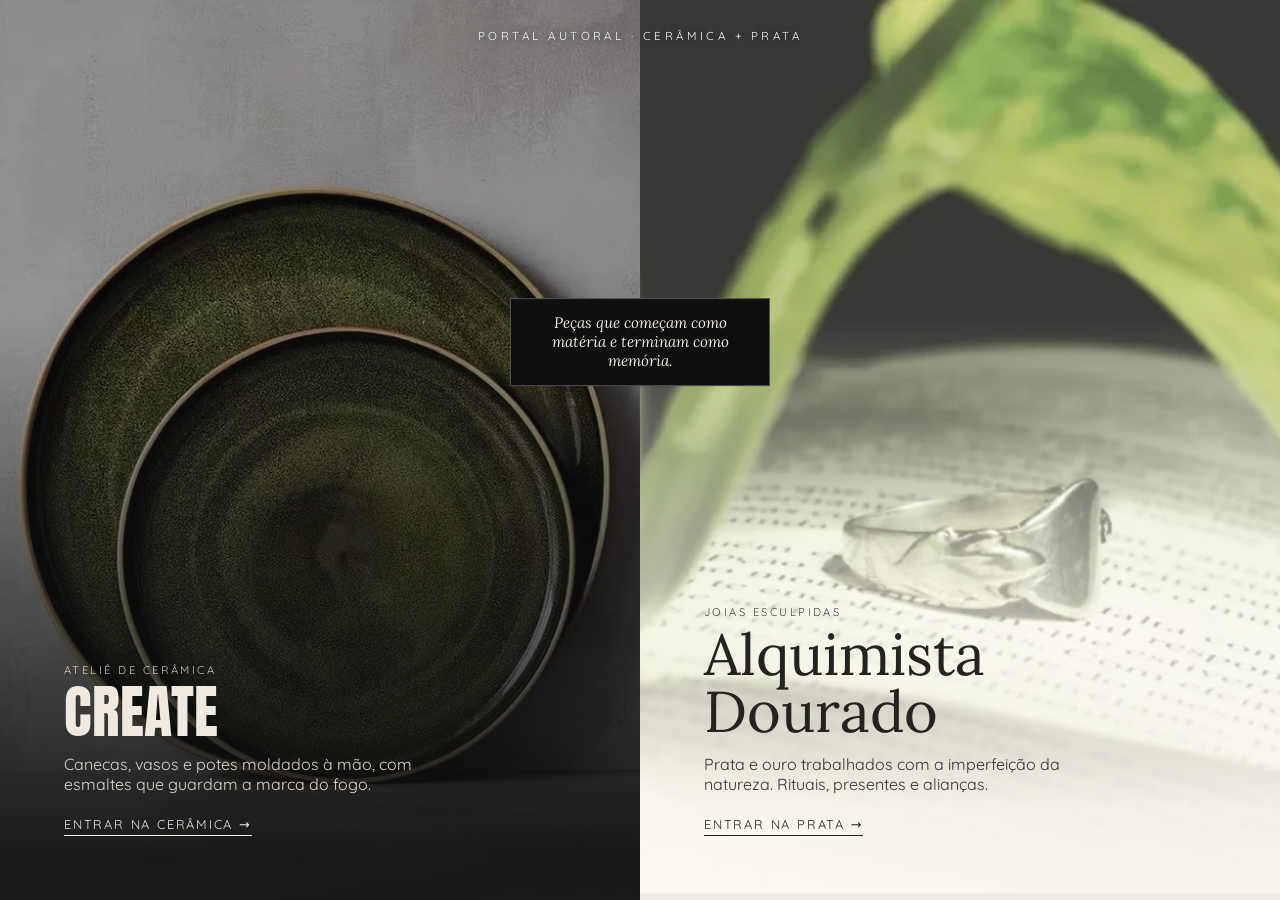
<file: index.html>
<!doctype html>
<html lang="pt-BR">
<head>
<meta charset="utf-8">
<meta name="viewport" content="width=device-width,initial-scale=1">
<title>CREATE Ceramic Studio + Alquimista Dourado</title>
<meta name="description" content="Cerâmica e prata feitas à mão. Duas marcas, um mesmo cuidado: peças que começam como matéria e terminam como memória.">
<link rel="stylesheet" href="https://fonts.googleapis.com/css2?family=Anton&family=Lora:ital@0;1&family=Quicksand:wght@400;600&display=swap">
<style>
*{box-sizing:border-box;margin:0}
body{font-family:'Quicksand',system-ui,sans-serif;min-height:100svh;display:flex;flex-direction:column;background:#111;color:#fff}
header{position:absolute;top:0;left:0;right:0;z-index:2;text-align:center;padding:28px 16px;letter-spacing:.3em;font-size:.72rem;text-transform:uppercase;color:#fff;text-shadow:0 1px 8px #0009}
.split{flex:1;display:grid;grid-template-columns:1fr 1fr;position:relative}
.door{position:relative;display:flex;flex-direction:column;justify-content:flex-end;padding:clamp(24px,5vw,72px);text-decoration:none;overflow:hidden;min-height:50svh}
.door img{position:absolute;inset:0;width:100%;height:100%;object-fit:cover;transition:transform .8s}
.door:hover img{transform:scale(1.05)}
.door:after{content:"";position:absolute;inset:0}
.door>*:not(img){position:relative;z-index:1}
.c{background:#0f0f0f;color:#efe9df}.c:after{background:linear-gradient(to top,#0f0f0fee 5%,#0f0f0f55 65%)}
.p{background:#fbf8f1;color:#25231e}.p:after{background:linear-gradient(to top,#fbf8f1f2 10%,#fbf8f133 65%)}
.door small{letter-spacing:.22em;text-transform:uppercase;font-size:.7rem;opacity:.85}
.door h2{font-size:clamp(2rem,4.5vw,3.6rem);line-height:1;margin:.4rem 0 .8rem}
.c h2{font-family:'Anton',sans-serif;font-weight:400;text-transform:uppercase}
.p h2{font-family:'Lora',serif;font-weight:400}
.door p{max-width:36ch;margin-bottom:1.4rem;opacity:.92}
.go{font-size:.8rem;letter-spacing:.14em;text-transform:uppercase;border-bottom:1px solid currentColor;align-self:flex-start;padding-bottom:3px}
.tag{position:absolute;left:50%;top:38%;transform:translate(-50%,-50%);z-index:3;background:#0f0f0f;color:#efe9df;border:1px solid #fff4;padding:.9rem 1.4rem;text-align:center;font-family:'Lora',serif;font-style:italic;max-width:260px;font-size:.95rem}
@media(max-width:760px){.split{grid-template-columns:1fr}.tag{display:none}}
</style>
</head>
<body>
<header>Portal autoral · cerâmica + prata</header>
<main class="split">
  <a class="door c" href="ceramica.html">
    <img src="img/vaso-noite.webp" alt="Pratos de cerâmica com esmalte verde musgo" fetchpriority="high">
    <small>Ateliê de cerâmica</small>
    <h2>CREATE</h2>
    <p>Canecas, vasos e potes moldados à mão, com esmaltes que guardam a marca do fogo.</p>
    <span class="go">Entrar na cerâmica →</span>
  </a>
  <a class="door p" href="prata.html">
    <img src="img/anel-livro.webp" alt="Anel de prata sobre livro aberto, entre folhas">
    <small>Joias esculpidas</small>
    <h2>Alquimista Dourado</h2>
    <p>Prata e ouro trabalhados com a imperfeição da natureza. Rituais, presentes e alianças.</p>
    <span class="go">Entrar na prata →</span>
  </a>
  <div class="tag">Peças que começam como matéria e terminam como memória.</div>
</main>
</body>
</html>
</file>
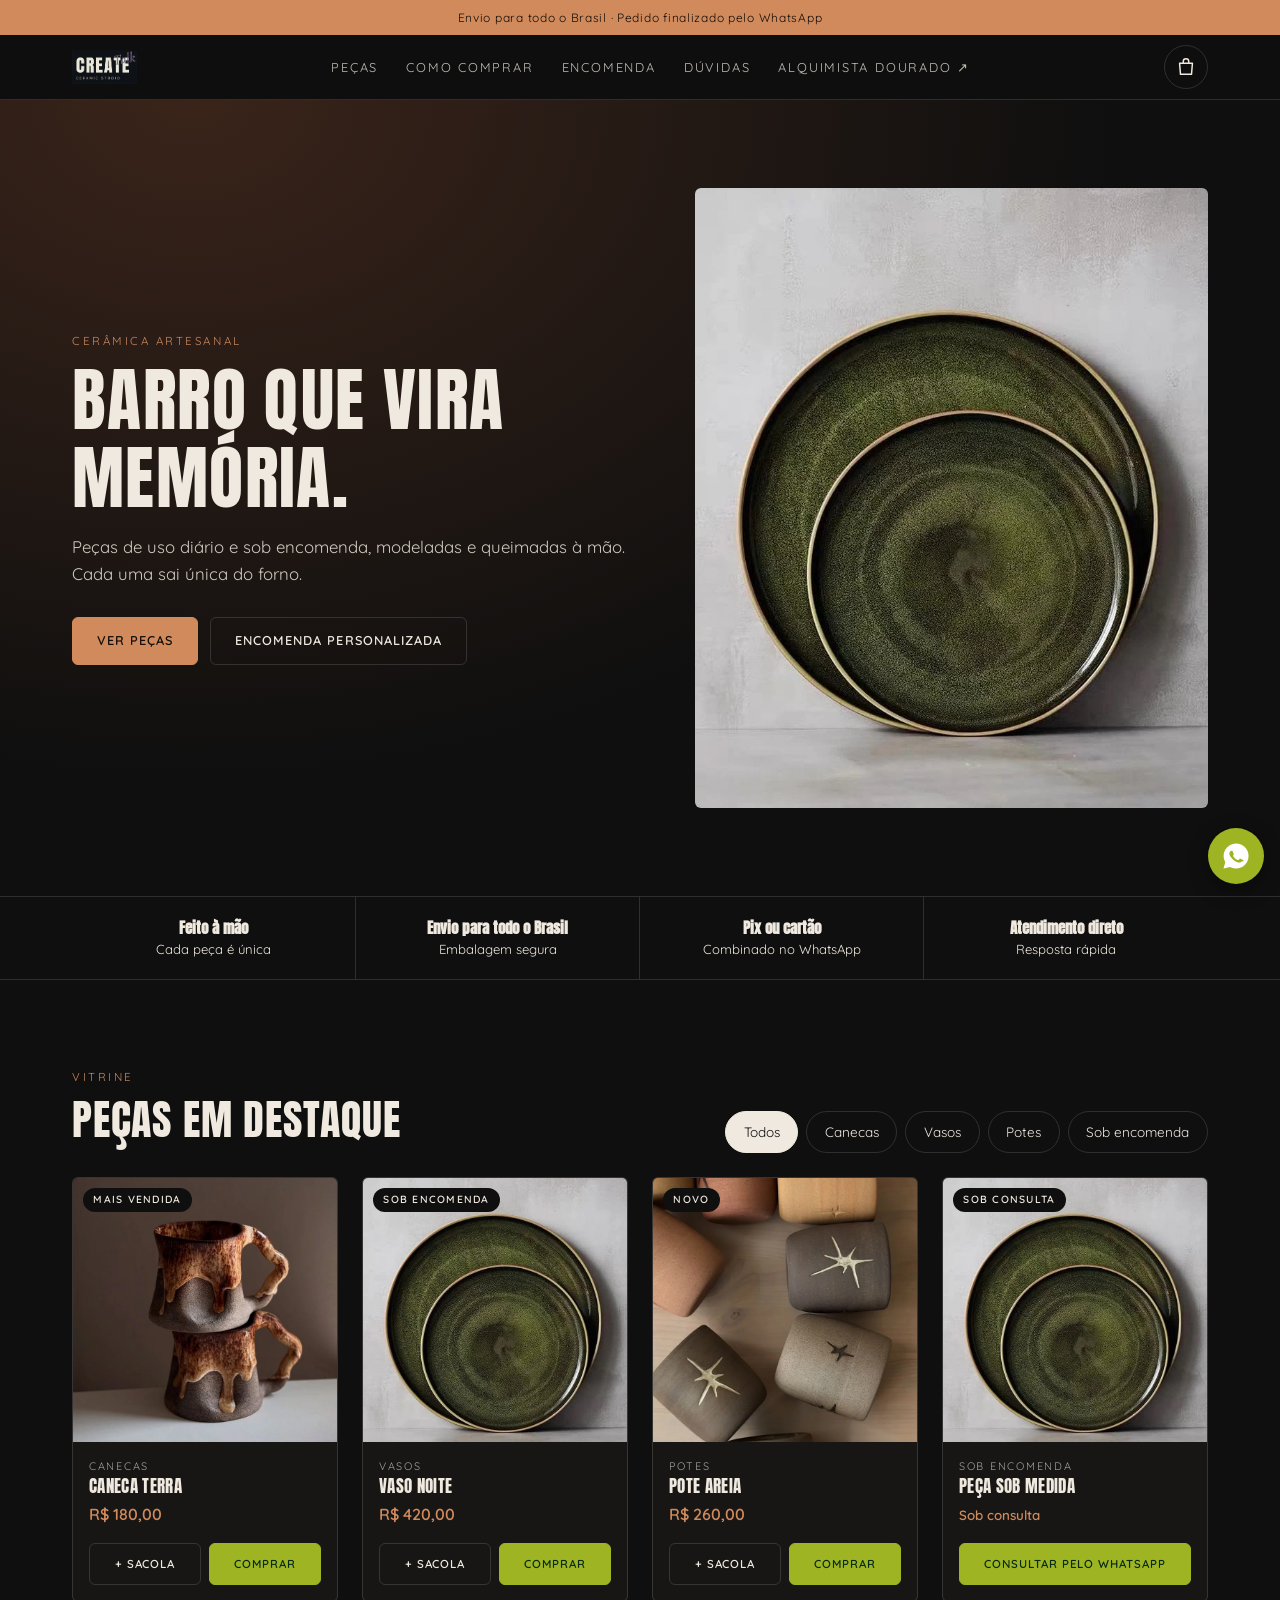
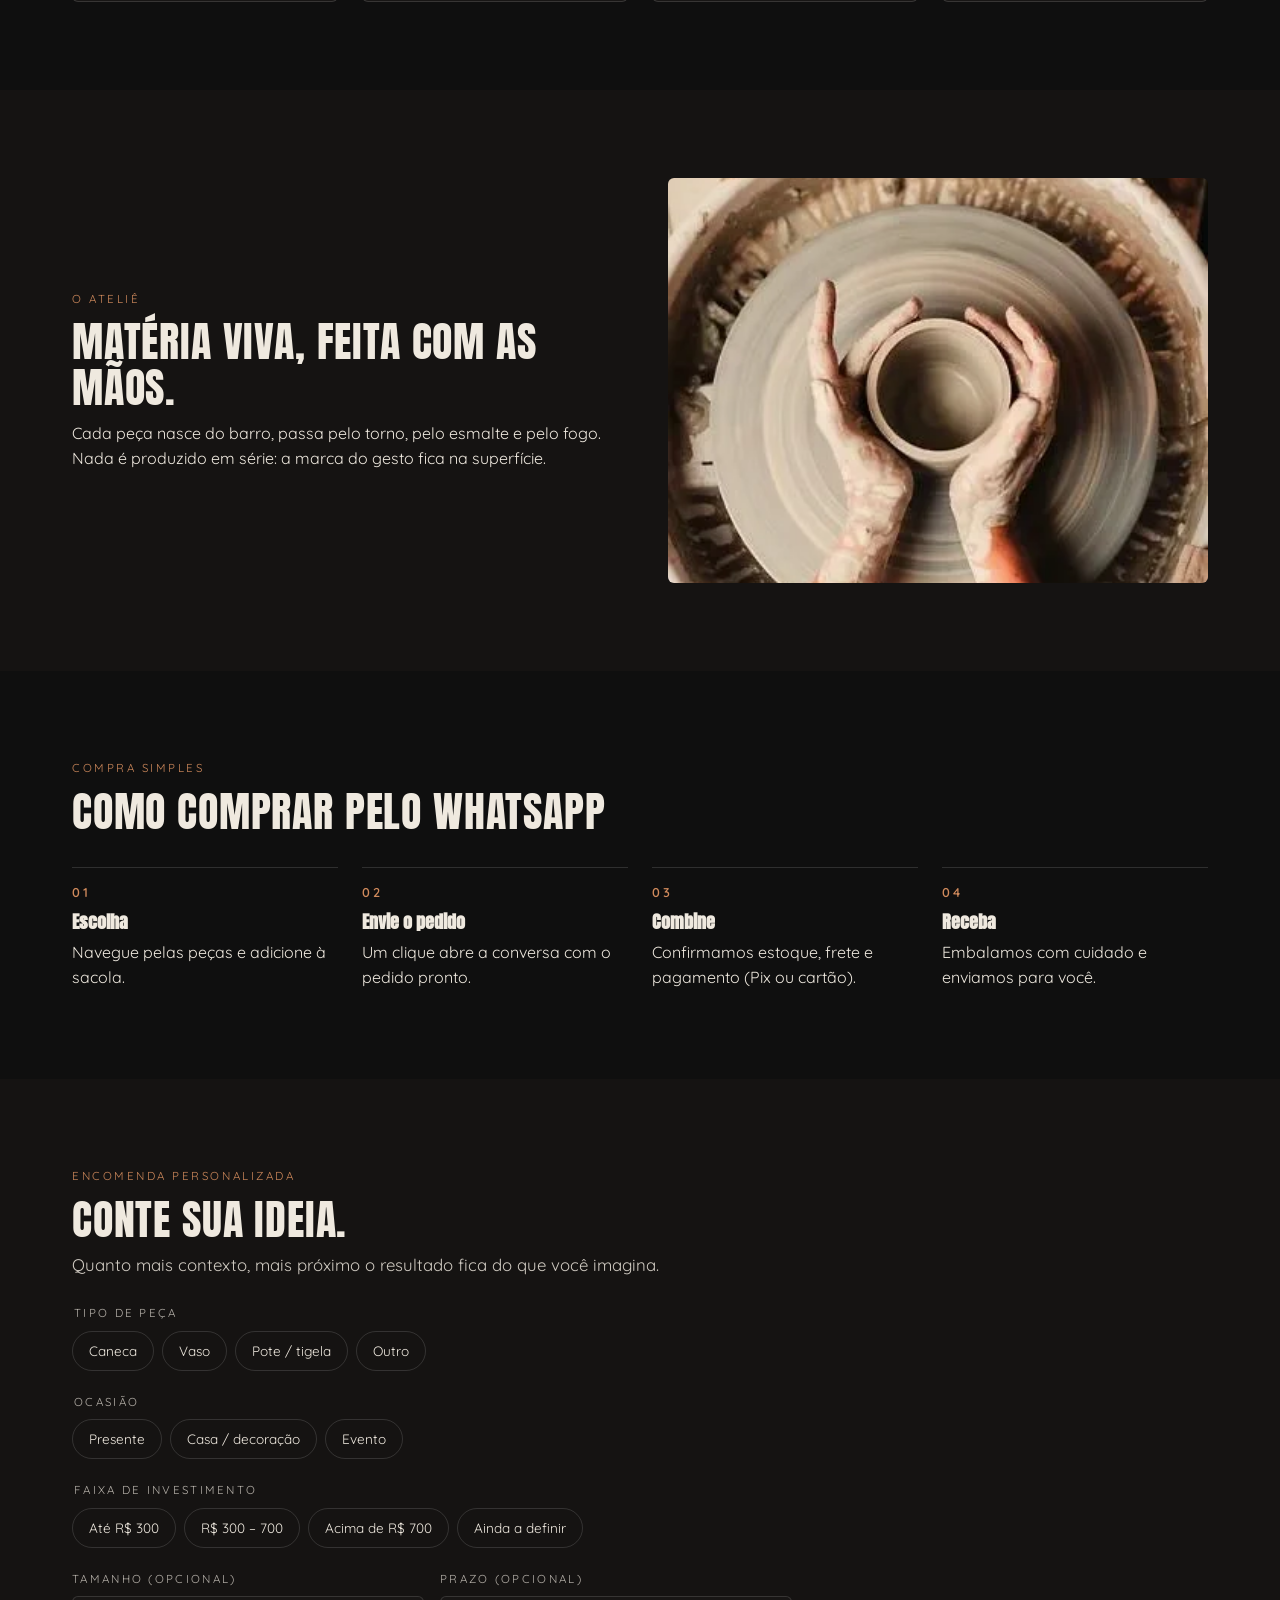
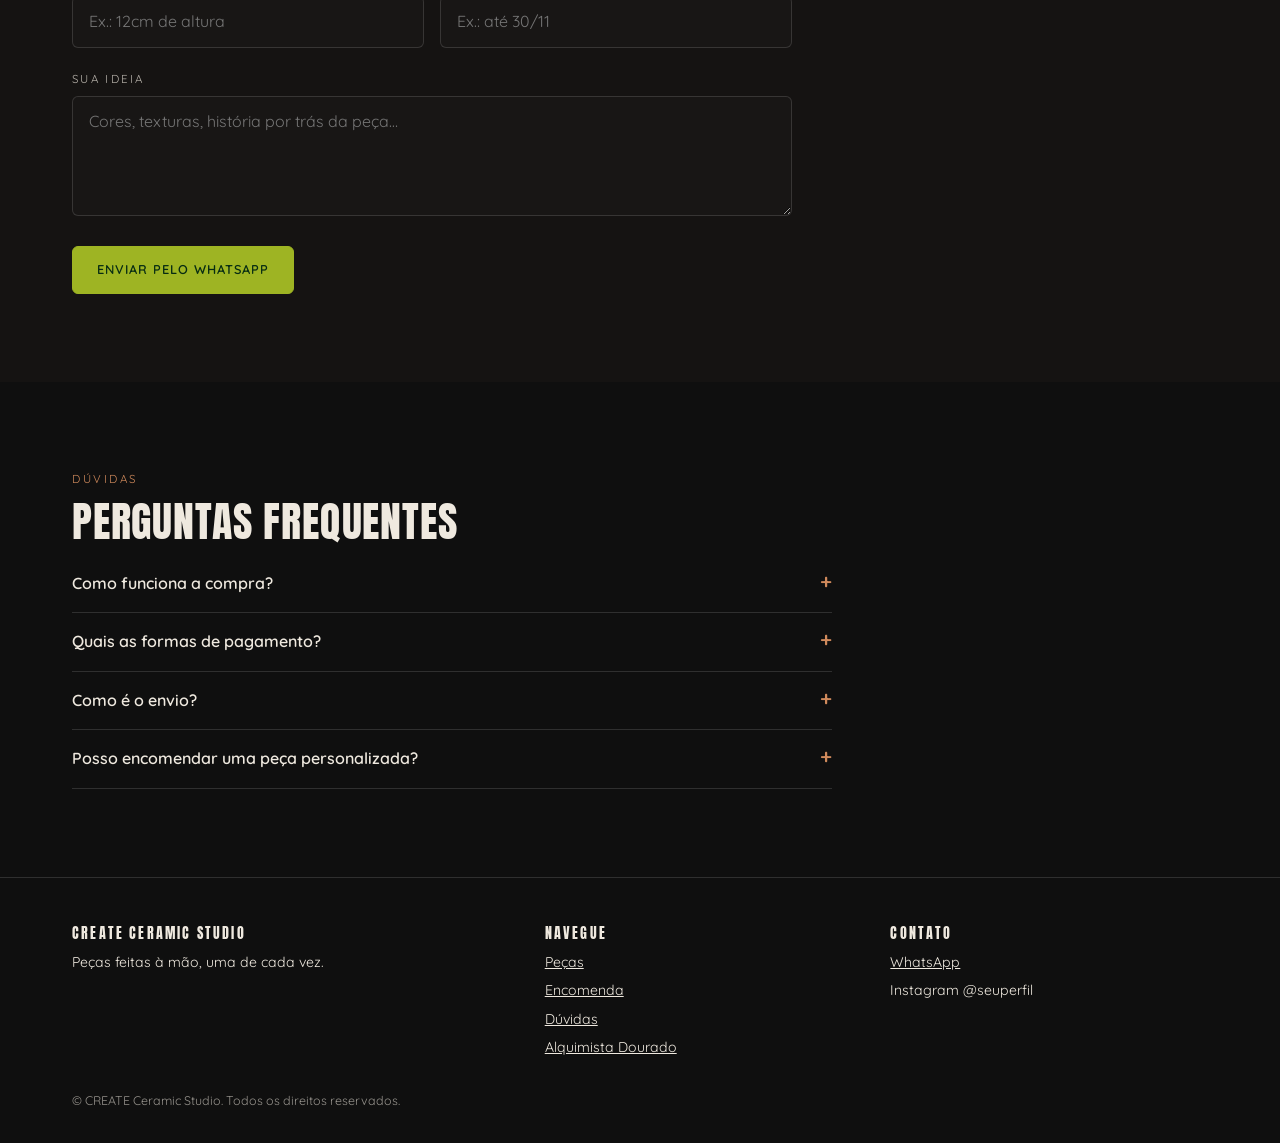
<file: ceramica.html>
<!doctype html>
<html lang="pt-BR">
<head>
<meta charset="utf-8">
<meta name="viewport" content="width=device-width,initial-scale=1">
<title>CREATE Ceramic Studio · Cerâmica artesanal</title>
<meta name="description" content="Canecas, vasos e potes de cerâmica feitos à mão. Peça pelo WhatsApp.">
<link rel="stylesheet" href="css/base.css"><link rel="stylesheet" href="css/ceramica.css">
</head>
<body data-ala="ceramica">
<div class="topbar">Envio para todo o Brasil · Pedido finalizado pelo WhatsApp</div>
<header class="nav"><div class="wrap">
  <a class="brand" href="ceramica.html" aria-label="CREATE Ceramic Studio"><img src="img/create-logo.webp" alt="CREATE Talk Ceramic Studio"></a>
  <nav class="menu" id="menu" aria-label="Principal"><a href="#colecao">Peças</a><a href="#como">Como comprar</a><a href="#encomenda">Encomenda</a><a href="#faq">Dúvidas</a><a href="prata.html">Alquimista Dourado ↗</a></nav>
  <div class="tools">
    <button class="icon-btn" id="cart-open" aria-label="Abrir sacola"><svg viewBox="0 0 24 24"><path d="M5 8h14l-1 12H6L5 8z"/><path d="M9 8V6a3 3 0 0 1 6 0v2"/></svg><span class="count" id="cart-count" hidden>0</span></button>
    <button class="icon-btn" id="menu-toggle" aria-label="Menu" aria-expanded="false" aria-controls="menu"><svg viewBox="0 0 24 24"><path d="M4 7h16M4 12h16M4 17h16"/></svg></button>
  </div>
</div></header>
<main>
<section class="hero"><div class="wrap row">
  <div>
    <p class="eyebrow">Cerâmica artesanal</p>
    <h1>Barro que vira memória.</h1>
    <p class="lead">Peças de uso diário e sob encomenda, modeladas e queimadas à mão. Cada uma sai única do forno.</p>
    <div class="actions"><a class="btn" href="#colecao">Ver peças</a><a class="btn ghost" href="#encomenda">Encomenda personalizada</a></div>
  </div>
  <img src="img/vaso-noite.webp" alt="Pratos de cerâmica com esmalte verde musgo" fetchpriority="high">
</div></section>

<section class="perks" aria-label="Diferenciais"><div class="wrap"><ul><li><b>Feito à mão</b>Cada peça é única</li><li><b>Envio para todo o Brasil</b>Embalagem segura</li><li><b>Pix ou cartão</b>Combinado no WhatsApp</li><li><b>Atendimento direto</b>Resposta rápida</li></ul></div></section>

<section id="colecao"><div class="wrap">
  <div class="cat-head">
    <div><p class="eyebrow">Vitrine</p><h2>Peças em destaque</h2></div>
    <div class="filters" id="filtros" role="group" aria-label="Filtrar por categoria"></div>
  </div>
  <div class="products" id="produtos" aria-live="polite"></div>
</div></section>

<section class="band"><div class="wrap story">
  <div><p class="eyebrow">O ateliê</p><h2>Matéria viva, feita com as mãos.</h2>
  <p>Cada peça nasce do barro, passa pelo torno, pelo esmalte e pelo fogo. Nada é produzido em série: a marca do gesto fica na superfície.</p></div>
  <img src="img/torno.webp" alt="Mãos modelando uma peça de cerâmica no torno" loading="lazy">
</div></section>

<section id="como"><div class="wrap">
  <p class="eyebrow">Compra simples</p><h2>Como comprar pelo WhatsApp</h2>
  <ol class="steps">
    <li><b>Escolha</b>Navegue pelas peças e adicione à sacola.</li>
    <li><b>Envie o pedido</b>Um clique abre a conversa com o pedido pronto.</li>
    <li><b>Combine</b>Confirmamos estoque, frete e pagamento (Pix ou cartão).</li>
    <li><b>Receba</b>Embalamos com cuidado e enviamos para você.</li>
  </ol>
</div></section>

<section id="encomenda" class="band"><div class="wrap">
  <p class="eyebrow">Encomenda personalizada</p><h2>Conte sua ideia.</h2>
  <p class="lead" style="margin-bottom:1.6rem">Quanto mais contexto, mais próximo o resultado fica do que você imagina.</p>
  <form class="brief" id="brief" data-ala="ceramica">
    <fieldset><legend>Tipo de peça</legend><div class="chips"><label><input type="radio" name="peca" value="Caneca"><span>Caneca</span></label><label><input type="radio" name="peca" value="Vaso"><span>Vaso</span></label><label><input type="radio" name="peca" value="Pote / tigela"><span>Pote / tigela</span></label><label><input type="radio" name="peca" value="Outro"><span>Outro</span></label></div></fieldset><fieldset><legend>Ocasião</legend><div class="chips"><label><input type="radio" name="ocasiao" value="Presente"><span>Presente</span></label><label><input type="radio" name="ocasiao" value="Casa / decoração"><span>Casa / decoração</span></label><label><input type="radio" name="ocasiao" value="Evento"><span>Evento</span></label></div></fieldset><fieldset><legend>Faixa de investimento</legend><div class="chips"><label><input type="radio" name="faixa" value="Até R$ 300"><span>Até R$ 300</span></label><label><input type="radio" name="faixa" value="R$ 300 – 700"><span>R$ 300 – 700</span></label><label><input type="radio" name="faixa" value="Acima de R$ 700"><span>Acima de R$ 700</span></label><label><input type="radio" name="faixa" value="Ainda a definir"><span>Ainda a definir</span></label></div></fieldset>
    <div class="two">
      <div><label class="l" for="t">Tamanho (opcional)</label><input id="t" type="text" name="tamanho" placeholder="Ex.: 12cm de altura"></div>
      <div><label class="l" for="pz">Prazo (opcional)</label><input id="pz" type="text" name="prazo" placeholder="Ex.: até 30/11"></div></div>
    <div><label class="l" for="i">Sua ideia</label><textarea id="i" name="ideia" placeholder="Cores, texturas, história por trás da peça…"></textarea></div>
    <div class="actions"><button class="btn wa" type="submit">Enviar pelo WhatsApp</button></div>
  </form>
</div></section>

<section id="faq"><div class="wrap">
  <p class="eyebrow">Dúvidas</p><h2>Perguntas frequentes</h2>
  <div class="faq"><details><summary>Como funciona a compra?</summary><p>Você escolhe as peças, monta a sacola e envia o pedido pelo WhatsApp. Confirmamos disponibilidade, frete e forma de pagamento com você.</p></details><details><summary>Quais as formas de pagamento?</summary><p>Pix e cartão de crédito (com link de pagamento), combinados na conversa.</p></details><details><summary>Como é o envio?</summary><p>Enviamos para todo o Brasil com embalagem segura. Prazo e frete são calculados pelo seu CEP.</p></details><details><summary>Posso encomendar uma peça personalizada?</summary><p>Sim. Use o formulário de encomenda: retornamos com orçamento e prazo.</p></details></div>
</div></section>
</main>

<footer class="site"><div class="wrap">
  <div class="cols">
    <div><h3>CREATE Ceramic Studio</h3><p>Peças feitas à mão, uma de cada vez.</p></div>
    <div><h3>Navegue</h3><ul><li><a href="#colecao">Peças</a></li><li><a href="#encomenda">Encomenda</a></li><li><a href="#faq">Dúvidas</a></li><li><a href="prata.html">Alquimista Dourado</a></li></ul></div>
    <div><h3>Contato</h3><ul><li><a href="#" data-wa="ceramica">WhatsApp</a></li><li>Instagram @seuperfil</li></ul></div>
  </div>
  <p class="copy">© CREATE Ceramic Studio. Todos os direitos reservados.</p>
</div></footer>

<div class="overlay" id="overlay"></div>
<aside class="drawer" id="sacola" aria-hidden="true" aria-label="Sacola">
  <header><h3>Sua sacola</h3><button class="icon-btn" id="sacola-fechar" aria-label="Fechar sacola"><svg viewBox="0 0 24 24"><path d="M6 6l12 12M18 6L6 18"/></svg></button></header>
  <ul class="list" id="sacola-lista"></ul>
  <footer>
    <div><label class="l" for="cliente-nome">Seu nome (opcional)</label><input id="cliente-nome" type="text" autocomplete="name"></div>
    <div class="total"><span>Total</span><span id="sacola-total">R$ 0,00</span></div>
    <button class="btn wa block" id="sacola-enviar" disabled>Finalizar pelo WhatsApp</button>
    <p class="note">Frete e forma de pagamento combinados na conversa.</p>
  </footer>
</aside>
<dialog id="produto" aria-label="Detalhes da peça"></dialog>
<a class="wa-float" data-wa="ceramica" aria-label="Falar no WhatsApp" target="_blank" rel="noopener"><svg viewBox="0 0 24 24"><path d="M12 2a10 10 0 0 0-8.6 15L2 22l5.1-1.3A10 10 0 1 0 12 2zm4.9 14c-.2.6-1.2 1.1-1.7 1.2-.4.1-1 .1-3.1-.7-2.6-1.1-4.2-3.7-4.4-3.9-.1-.2-1-1.3-1-2.5s.6-1.8.9-2c.2-.2.5-.3.7-.3h.5c.2 0 .4 0 .6.5l.8 2c.1.2.1.4 0 .5l-.4.6c-.1.2-.3.3-.1.6.2.3.8 1.2 1.6 1.9 1.1.9 2 1.2 2.3 1.3.3.1.4.1.6-.1l.7-.9c.2-.2.4-.2.6-.1l1.9.9c.3.1.4.2.5.3.1.2.1.7-.1 1.3z"/></svg></a>
<script src="js/main.js"></script>
<script src="js/produtos.js"></script>
<script src="js/shop.js"></script>
</body>
</html>
</file>
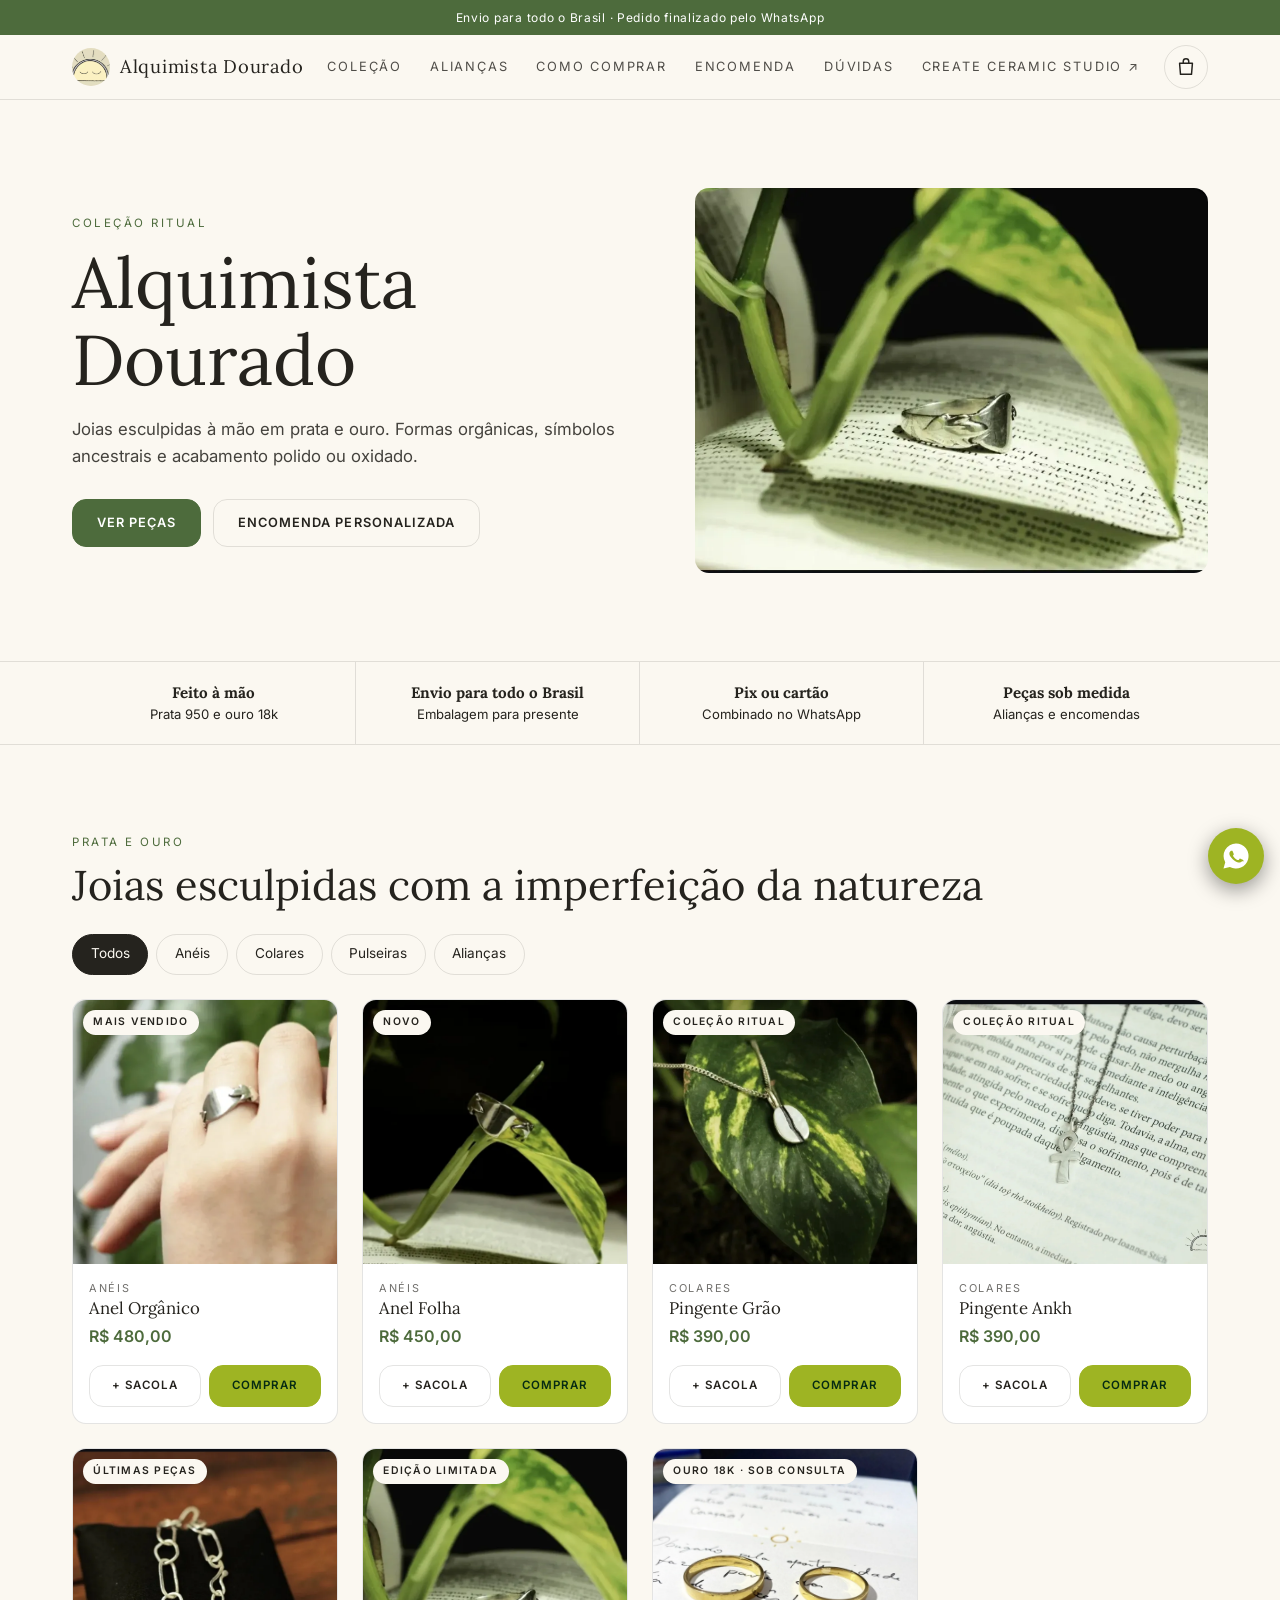
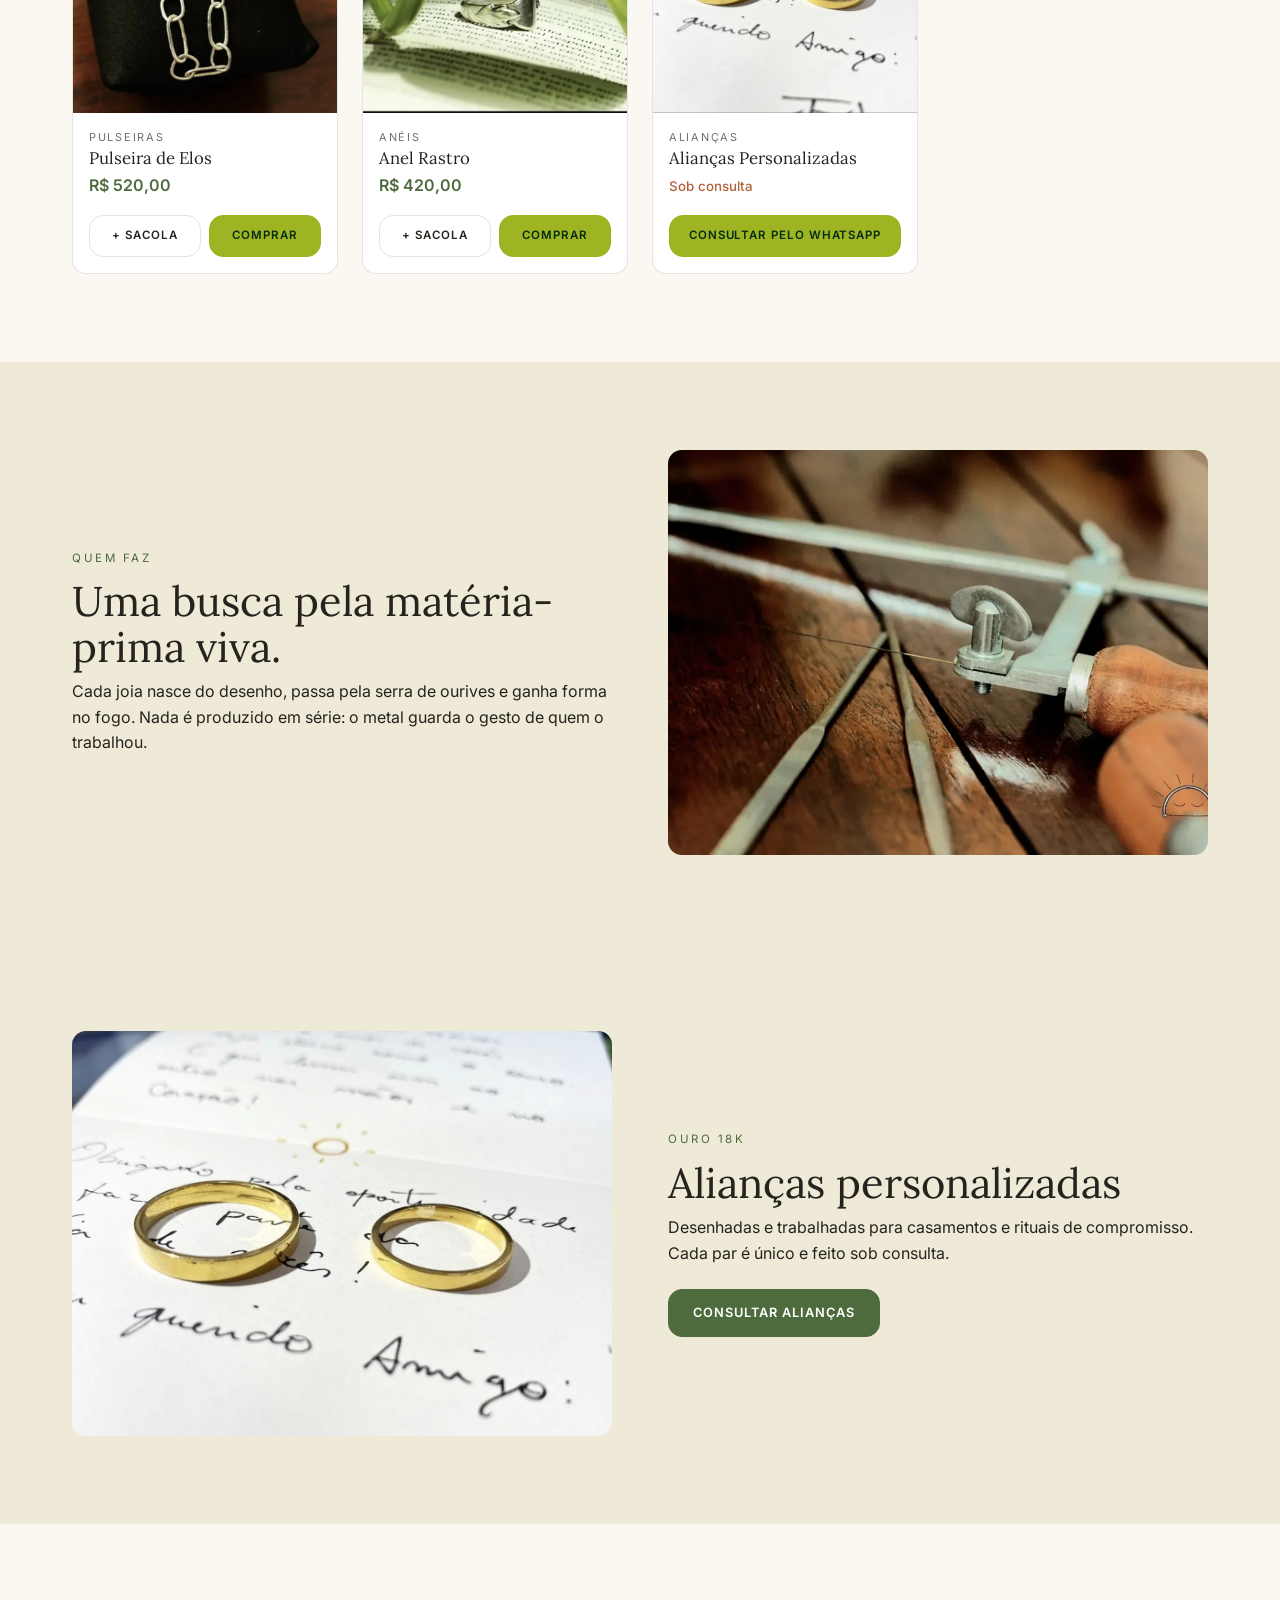
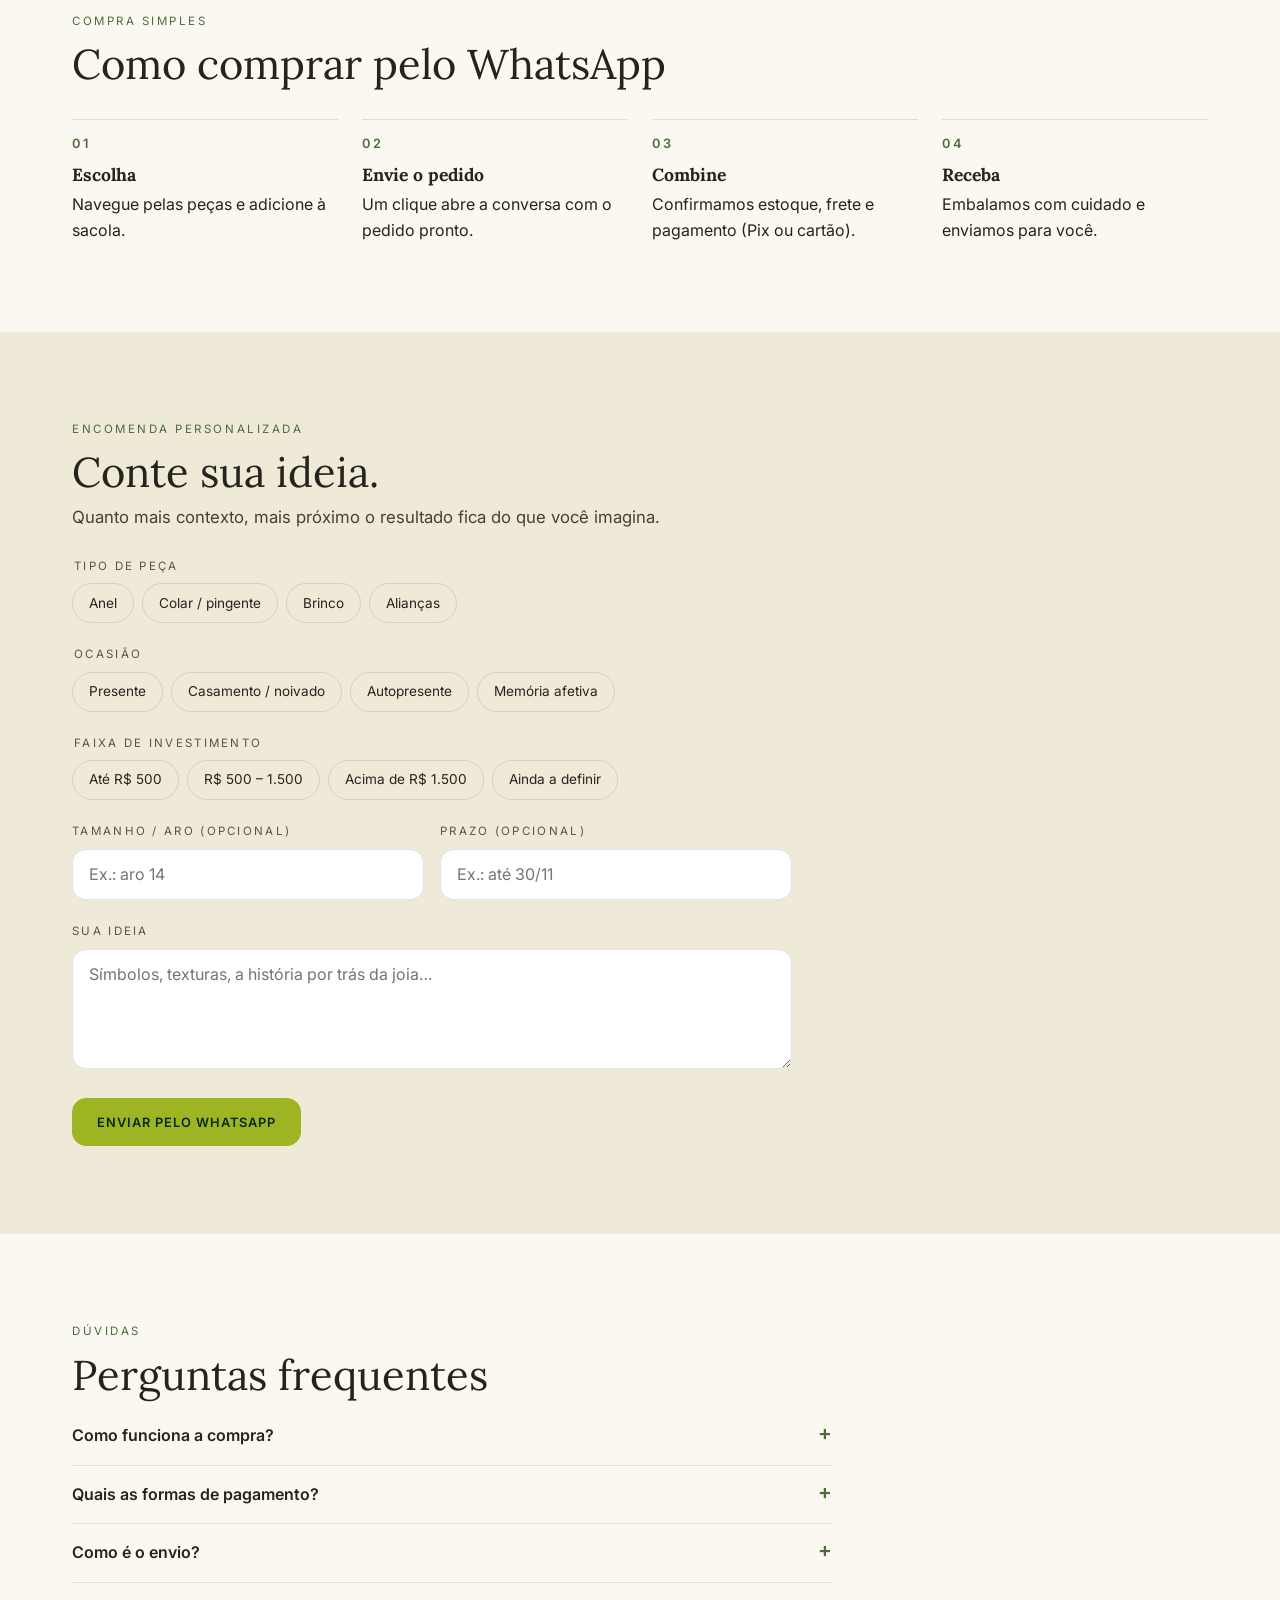
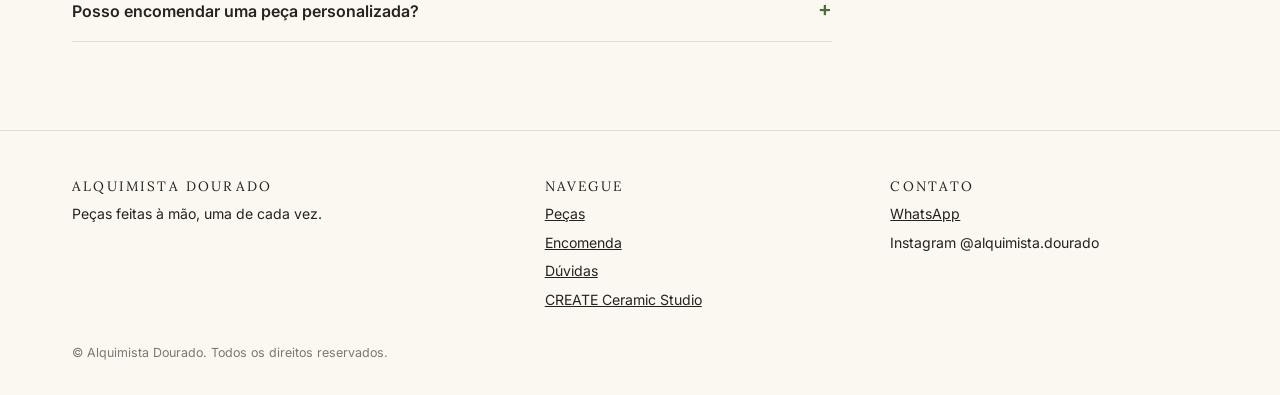
<file: prata.html>
<!doctype html>
<html lang="pt-BR">
<head>
<meta charset="utf-8">
<meta name="viewport" content="width=device-width,initial-scale=1">
<title>Alquimista Dourado · Joias esculpidas em prata e ouro</title>
<meta name="description" content="Joias autorais em prata e ouro. Coleção Ritual e alianças sob encomenda. Peça pelo WhatsApp.">
<link rel="stylesheet" href="css/base.css"><link rel="stylesheet" href="css/prata.css">
</head>
<body data-ala="prata">
<div class="topbar">Envio para todo o Brasil · Pedido finalizado pelo WhatsApp</div>
<header class="nav"><div class="wrap">
  <a class="brand" href="prata.html" aria-label="Alquimista Dourado"><img src="img/sol-logo.webp" alt=""><span>Alquimista Dourado</span></a>
  <nav class="menu" id="menu" aria-label="Principal"><a href="#colecao">Coleção</a><a href="#aliancas">Alianças</a><a href="#como">Como comprar</a><a href="#encomenda">Encomenda</a><a href="#faq">Dúvidas</a><a href="ceramica.html">CREATE Ceramic Studio ↗</a></nav>
  <div class="tools">
    <button class="icon-btn" id="cart-open" aria-label="Abrir sacola"><svg viewBox="0 0 24 24"><path d="M5 8h14l-1 12H6L5 8z"/><path d="M9 8V6a3 3 0 0 1 6 0v2"/></svg><span class="count" id="cart-count" hidden>0</span></button>
    <button class="icon-btn" id="menu-toggle" aria-label="Menu" aria-expanded="false" aria-controls="menu"><svg viewBox="0 0 24 24"><path d="M4 7h16M4 12h16M4 17h16"/></svg></button>
  </div>
</div></header>
<main>
<section class="hero"><div class="wrap row">
  <div>
    <p class="eyebrow">Coleção Ritual</p>
    <h1>Alquimista Dourado</h1>
    <p class="lead">Joias esculpidas à mão em prata e ouro. Formas orgânicas, símbolos ancestrais e acabamento polido ou oxidado.</p>
    <div class="actions"><a class="btn" href="#colecao">Ver peças</a><a class="btn ghost" href="#encomenda">Encomenda personalizada</a></div>
  </div>
  <img src="img/anel-livro.webp" alt="Anel de prata sobre livro aberto, entre folhas de jiboia" fetchpriority="high">
</div></section>

<section class="perks" aria-label="Diferenciais"><div class="wrap"><ul><li><b>Feito à mão</b>Prata 950 e ouro 18k</li><li><b>Envio para todo o Brasil</b>Embalagem para presente</li><li><b>Pix ou cartão</b>Combinado no WhatsApp</li><li><b>Peças sob medida</b>Alianças e encomendas</li></ul></div></section>

<section id="colecao"><div class="wrap">
  <div class="cat-head">
    <div><p class="eyebrow">Prata e ouro</p><h2>Joias esculpidas com a imperfeição da natureza</h2></div>
    <div class="filters" id="filtros" role="group" aria-label="Filtrar por categoria"></div>
  </div>
  <div class="products" id="produtos" aria-live="polite"></div>
</div></section>

<section class="band"><div class="wrap story">
  <div><p class="eyebrow">Quem faz</p><h2>Uma busca pela matéria-prima viva.</h2>
  <p>Cada joia nasce do desenho, passa pela serra de ourives e ganha forma no fogo. Nada é produzido em série: o metal guarda o gesto de quem o trabalhou.</p></div>
  <img src="img/serra.webp" alt="Serra de ourives sobre bancada de madeira" loading="lazy">
</div></section>
<section id="aliancas" class="band"><div class="wrap story rev">
  <div><p class="eyebrow">Ouro 18k</p><h2>Alianças personalizadas</h2>
  <p>Desenhadas e trabalhadas para casamentos e rituais de compromisso. Cada par é único e feito sob consulta.</p>
  <div class="actions" style="margin-top:1.4rem"><a class="btn" href="#encomenda">Consultar alianças</a></div></div>
  <img src="img/aliancas.webp" alt="Par de alianças de ouro sobre carta manuscrita" loading="lazy">
</div></section>
<section id="como"><div class="wrap">
  <p class="eyebrow">Compra simples</p><h2>Como comprar pelo WhatsApp</h2>
  <ol class="steps">
    <li><b>Escolha</b>Navegue pelas peças e adicione à sacola.</li>
    <li><b>Envie o pedido</b>Um clique abre a conversa com o pedido pronto.</li>
    <li><b>Combine</b>Confirmamos estoque, frete e pagamento (Pix ou cartão).</li>
    <li><b>Receba</b>Embalamos com cuidado e enviamos para você.</li>
  </ol>
</div></section>

<section id="encomenda" class="band"><div class="wrap">
  <p class="eyebrow">Encomenda personalizada</p><h2>Conte sua ideia.</h2>
  <p class="lead" style="margin-bottom:1.6rem">Quanto mais contexto, mais próximo o resultado fica do que você imagina.</p>
  <form class="brief" id="brief" data-ala="prata">
    <fieldset><legend>Tipo de peça</legend><div class="chips"><label><input type="radio" name="peca" value="Anel"><span>Anel</span></label><label><input type="radio" name="peca" value="Colar / pingente"><span>Colar / pingente</span></label><label><input type="radio" name="peca" value="Brinco"><span>Brinco</span></label><label><input type="radio" name="peca" value="Alianças"><span>Alianças</span></label></div></fieldset><fieldset><legend>Ocasião</legend><div class="chips"><label><input type="radio" name="ocasiao" value="Presente"><span>Presente</span></label><label><input type="radio" name="ocasiao" value="Casamento / noivado"><span>Casamento / noivado</span></label><label><input type="radio" name="ocasiao" value="Autopresente"><span>Autopresente</span></label><label><input type="radio" name="ocasiao" value="Memória afetiva"><span>Memória afetiva</span></label></div></fieldset><fieldset><legend>Faixa de investimento</legend><div class="chips"><label><input type="radio" name="faixa" value="Até R$ 500"><span>Até R$ 500</span></label><label><input type="radio" name="faixa" value="R$ 500 – 1.500"><span>R$ 500 – 1.500</span></label><label><input type="radio" name="faixa" value="Acima de R$ 1.500"><span>Acima de R$ 1.500</span></label><label><input type="radio" name="faixa" value="Ainda a definir"><span>Ainda a definir</span></label></div></fieldset>
    <div class="two">
      <div><label class="l" for="t">Tamanho / aro (opcional)</label><input id="t" type="text" name="tamanho" placeholder="Ex.: aro 14"></div>
      <div><label class="l" for="pz">Prazo (opcional)</label><input id="pz" type="text" name="prazo" placeholder="Ex.: até 30/11"></div></div>
    <div><label class="l" for="i">Sua ideia</label><textarea id="i" name="ideia" placeholder="Símbolos, texturas, a história por trás da joia…"></textarea></div>
    <div class="actions"><button class="btn wa" type="submit">Enviar pelo WhatsApp</button></div>
  </form>
</div></section>

<section id="faq"><div class="wrap">
  <p class="eyebrow">Dúvidas</p><h2>Perguntas frequentes</h2>
  <div class="faq"><details><summary>Como funciona a compra?</summary><p>Você escolhe as peças, monta a sacola e envia o pedido pelo WhatsApp. Confirmamos disponibilidade, frete e forma de pagamento com você.</p></details><details><summary>Quais as formas de pagamento?</summary><p>Pix e cartão de crédito (com link de pagamento), combinados na conversa.</p></details><details><summary>Como é o envio?</summary><p>Enviamos para todo o Brasil com embalagem segura. Prazo e frete são calculados pelo seu CEP.</p></details><details><summary>Posso encomendar uma peça personalizada?</summary><p>Sim. Use o formulário de encomenda: retornamos com orçamento e prazo.</p></details></div>
</div></section>
</main>

<footer class="site"><div class="wrap">
  <div class="cols">
    <div><h3>Alquimista Dourado</h3><p>Peças feitas à mão, uma de cada vez.</p></div>
    <div><h3>Navegue</h3><ul><li><a href="#colecao">Peças</a></li><li><a href="#encomenda">Encomenda</a></li><li><a href="#faq">Dúvidas</a></li><li><a href="ceramica.html">CREATE Ceramic Studio</a></li></ul></div>
    <div><h3>Contato</h3><ul><li><a href="#" data-wa="prata">WhatsApp</a></li><li>Instagram @alquimista.dourado</li></ul></div>
  </div>
  <p class="copy">© Alquimista Dourado. Todos os direitos reservados.</p>
</div></footer>

<div class="overlay" id="overlay"></div>
<aside class="drawer" id="sacola" aria-hidden="true" aria-label="Sacola">
  <header><h3>Sua sacola</h3><button class="icon-btn" id="sacola-fechar" aria-label="Fechar sacola"><svg viewBox="0 0 24 24"><path d="M6 6l12 12M18 6L6 18"/></svg></button></header>
  <ul class="list" id="sacola-lista"></ul>
  <footer>
    <div><label class="l" for="cliente-nome">Seu nome (opcional)</label><input id="cliente-nome" type="text" autocomplete="name"></div>
    <div class="total"><span>Total</span><span id="sacola-total">R$ 0,00</span></div>
    <button class="btn wa block" id="sacola-enviar" disabled>Finalizar pelo WhatsApp</button>
    <p class="note">Frete e forma de pagamento combinados na conversa.</p>
  </footer>
</aside>
<dialog id="produto" aria-label="Detalhes da peça"></dialog>
<a class="wa-float" data-wa="prata" aria-label="Falar no WhatsApp" target="_blank" rel="noopener"><svg viewBox="0 0 24 24"><path d="M12 2a10 10 0 0 0-8.6 15L2 22l5.1-1.3A10 10 0 1 0 12 2zm4.9 14c-.2.6-1.2 1.1-1.7 1.2-.4.1-1 .1-3.1-.7-2.6-1.1-4.2-3.7-4.4-3.9-.1-.2-1-1.3-1-2.5s.6-1.8.9-2c.2-.2.5-.3.7-.3h.5c.2 0 .4 0 .6.5l.8 2c.1.2.1.4 0 .5l-.4.6c-.1.2-.3.3-.1.6.2.3.8 1.2 1.6 1.9 1.1.9 2 1.2 2.3 1.3.3.1.4.1.6-.1l.7-.9c.2-.2.4-.2.6-.1l1.9.9c.3.1.4.2.5.3.1.2.1.7-.1 1.3z"/></svg></a>
<script src="js/main.js"></script>
<script src="js/produtos.js"></script>
<script src="js/shop.js"></script>
</body>
</html>
</file>
<file: css/base.css>
/* ===== Reset & base (mobile-first) ===== */
:root{--wa:#9eb423;--gap:clamp(12px,2vw,24px);--pad:clamp(16px,4vw,32px)}
*,*::before,*::after{box-sizing:border-box}
*{margin:0}
html{scroll-behavior:smooth;scroll-padding-top:96px}
body{font-family:var(--body);background:var(--bg);color:var(--fg);line-height:1.6;-webkit-font-smoothing:antialiased;overflow-x:hidden}
img{max-width:100%;display:block}
a{color:inherit}
button{font:inherit;color:inherit;cursor:pointer}
p{max-width:62ch}
h1,h2,h3{font-family:var(--display);font-weight:var(--dw);line-height:1.1}
h1{font-size:clamp(2.2rem,7vw,4.4rem)}
h2{font-size:clamp(1.6rem,4.5vw,2.6rem);margin-bottom:.6rem}
h3{font-size:1.05rem}
.wrap{width:100%;max-width:1200px;margin-inline:auto;padding-inline:var(--pad)}
section{padding-block:clamp(48px,8vw,88px)}
.eyebrow{font-size:.72rem;letter-spacing:.22em;text-transform:uppercase;color:var(--accent);margin-bottom:.7rem}
.lead{opacity:.85;font-size:1.05rem}
.sr{position:absolute;width:1px;height:1px;overflow:hidden;clip:rect(0 0 0 0)}

/* ===== Buttons: altura única, alinhados em flex ===== */
.btn{display:inline-flex;align-items:center;justify-content:center;gap:.5rem;min-height:48px;padding:0 1.5rem;border-radius:var(--r);border:1px solid var(--accent);background:var(--accent);color:var(--on-accent);text-decoration:none;font-weight:600;font-size:.8rem;letter-spacing:.08em;text-transform:uppercase;text-align:center;line-height:1.2;transition:transform .2s,opacity .2s,background .2s}
.btn:hover{transform:translateY(-2px);opacity:.92}
.btn:focus-visible,.icon-btn:focus-visible,.thumb:focus-visible{outline:2px solid var(--accent);outline-offset:3px}
.btn.ghost{background:transparent;color:var(--fg);border-color:var(--line)}
.btn.wa{background:var(--wa);border-color:var(--wa);color:#062b13}
.btn.sm{min-height:42px;padding:0 .9rem;font-size:.72rem}
.btn.block{width:100%}
.actions{display:flex;flex-wrap:wrap;gap:12px}
.actions>.btn{flex:0 1 auto}

/* ===== Top bar + Nav ===== */
.topbar{background:var(--accent);color:var(--on-accent);text-align:center;font-size:.75rem;letter-spacing:.06em;padding:8px var(--pad)}
.nav{position:sticky;top:0;z-index:30;background:color-mix(in srgb,var(--bg) 90%,transparent);backdrop-filter:blur(10px);border-bottom:1px solid var(--line)}
.nav .wrap{display:grid;grid-template-columns:auto 1fr auto;align-items:center;gap:16px;min-height:64px}
.brand{text-decoration:none;font-family:var(--display);font-size:1.15rem;letter-spacing:.04em;display:flex;align-items:center;gap:10px}
.menu{display:none;position:absolute;top:100%;left:0;right:0;flex-direction:column;background:var(--bg);border-bottom:1px solid var(--line);padding:8px var(--pad) 16px}
.nav.open .menu{display:flex}
.menu a{text-decoration:none;padding:12px 0;border-bottom:1px solid var(--line);font-size:.8rem;letter-spacing:.14em;text-transform:uppercase}
.tools{display:flex;align-items:center;gap:8px;grid-column:3}
.icon-btn{position:relative;display:inline-grid;place-items:center;width:44px;height:44px;border-radius:50%;border:1px solid var(--line);background:transparent}
.icon-btn svg{width:22px;height:22px;fill:none;stroke:currentColor;stroke-width:1.6;stroke-linecap:round;stroke-linejoin:round}
.count{position:absolute;top:-4px;right:-4px;min-width:20px;height:20px;padding:0 5px;border-radius:999px;background:var(--accent);color:var(--on-accent);font-size:.7rem;font-weight:700;display:grid;place-items:center}
.count[hidden]{display:none}

/* ===== Hero ===== */
.hero .row{display:grid;gap:32px;align-items:center}
.hero p.lead{margin:1.1rem 0 1.8rem}

/* ===== Benefícios ===== */
.perks{padding-block:0;border-block:1px solid var(--line)}
.perks ul{list-style:none;padding:0;display:grid;grid-template-columns:1fr 1fr;gap:0}
.perks li{padding:20px 12px;text-align:center;font-size:.82rem;line-height:1.4;border-bottom:1px solid var(--line)}
.perks li:nth-child(odd){border-right:1px solid var(--line)}
.perks b{display:block;font-family:var(--display);font-size:.95rem;margin-bottom:2px}

/* ===== Catálogo ===== */
.cat-head{display:flex;flex-wrap:wrap;align-items:end;justify-content:space-between;gap:16px;margin-bottom:24px}
.filters{display:flex;gap:8px;overflow-x:auto;padding-bottom:6px;margin-inline:calc(var(--pad)*-1);padding-inline:var(--pad);scrollbar-width:none;width:calc(100% + var(--pad)*2)}
.filters::-webkit-scrollbar{display:none}
.filters button{flex:none;padding:.55rem 1.1rem;border:1px solid var(--line);border-radius:999px;background:transparent;font-size:.85rem;transition:.2s}
.filters button[aria-pressed=true]{background:var(--fg);color:var(--bg);border-color:var(--fg)}
.products{display:grid;grid-template-columns:repeat(2,minmax(0,1fr));gap:var(--gap)}
.card{display:flex;flex-direction:column;border-radius:var(--r);overflow:hidden;background:var(--card);border:1px solid var(--line)}
.thumb{position:relative;display:block;padding:0;border:0;background:none;overflow:hidden}
.thumb img{width:100%;aspect-ratio:1;object-fit:cover;transition:transform .5s}
.card:hover .thumb img{transform:scale(1.05)}
.badge{position:absolute;top:10px;left:10px;padding:.25rem .65rem;border-radius:999px;background:var(--bg);color:var(--fg);font-size:.65rem;letter-spacing:.12em;text-transform:uppercase;font-weight:600}
.info{display:flex;flex-direction:column;gap:2px;padding:14px 14px 4px;flex:1}
.info .cat{font-size:.68rem;letter-spacing:.16em;text-transform:uppercase;opacity:.65}
.price{color:var(--accent);font-weight:600;margin-top:4px}
.price s{opacity:.5;font-weight:400;margin-right:6px}
.card .actions{display:grid;grid-template-columns:1fr;gap:8px;padding:12px 14px 14px;margin-top:auto}
.empty{grid-column:1/-1;opacity:.7}

/* ===== Storytelling ===== */
.band{background:var(--band)}
.story{display:grid;gap:32px;align-items:center}
.story img{border-radius:var(--r);width:100%;aspect-ratio:4/3;object-fit:cover}
.steps{display:grid;grid-template-columns:1fr;gap:24px;counter-reset:s;margin-top:2rem;padding:0;list-style:none}
.steps li{counter-increment:s;padding-top:14px;border-top:1px solid var(--line)}
.steps li::before{content:"0" counter(s);color:var(--accent);font-weight:600;font-size:.8rem;letter-spacing:.2em;display:block;margin-bottom:.4rem}
.steps b{display:block;font-family:var(--display);font-size:1.1rem;margin-bottom:.2rem}

/* ===== FAQ ===== */
.faq{max-width:760px}
.faq details{border-bottom:1px solid var(--line);padding:16px 0}
.faq summary{cursor:pointer;font-weight:600;list-style:none;display:flex;justify-content:space-between;gap:12px}
.faq summary::after{content:"+";color:var(--accent);font-size:1.3rem;line-height:1}
.faq details[open] summary::after{content:"–"}
.faq details p{margin-top:.6rem;opacity:.85}

/* ===== Formulário ===== */
form.brief{display:grid;gap:22px;max-width:720px}
fieldset{border:0;padding:0;min-width:0}
legend,label.l{font-size:.72rem;letter-spacing:.2em;text-transform:uppercase;opacity:.75;margin-bottom:.5rem;display:block}
.chips{display:flex;flex-wrap:wrap;gap:8px}
.chips label{cursor:pointer;position:relative}
.chips input{position:absolute;opacity:0;inset:0}
.chips span{display:inline-flex;align-items:center;min-height:40px;padding:0 1rem;border:1px solid var(--line);border-radius:999px;font-size:.85rem;transition:.2s}
.chips input:checked+span{background:var(--fg);color:var(--bg);border-color:var(--fg)}
.chips input:focus-visible+span{outline:2px solid var(--accent);outline-offset:2px}
input[type=text],textarea,select{width:100%;min-height:48px;padding:.75rem 1rem;background:var(--card);color:var(--fg);border:1px solid var(--line);border-radius:var(--r);font:inherit}
textarea{min-height:120px;resize:vertical}
.two{display:grid;gap:16px;grid-template-columns:1fr}

/* ===== Drawer (sacola) ===== */
.overlay{position:fixed;inset:0;background:#0009;opacity:0;pointer-events:none;transition:opacity .3s;z-index:40}
.overlay.on{opacity:1;pointer-events:auto}
.drawer{position:fixed;top:0;right:0;bottom:0;width:min(420px,100%);z-index:50;display:flex;flex-direction:column;background:var(--bg);border-left:1px solid var(--line);transform:translateX(100%);transition:transform .3s;visibility:hidden}
.drawer.on{transform:none;visibility:visible}
.drawer header,.drawer footer{padding:16px 20px;display:flex;align-items:center;justify-content:space-between;gap:12px}
.drawer header{border-bottom:1px solid var(--line)}
.drawer footer{flex-direction:column;align-items:stretch;border-top:1px solid var(--line);padding:16px 20px 20px;gap:12px}
.drawer .list{flex:1;overflow:auto;padding:8px 20px;list-style:none}
.line-item{display:grid;grid-template-columns:72px 1fr auto;gap:12px;align-items:center;padding:14px 0;border-bottom:1px solid var(--line)}
.line-item img{width:72px;height:72px;object-fit:cover;border-radius:calc(var(--r)/1.5)}
.line-item small{opacity:.65;display:block}
.qty{display:inline-flex;align-items:center;border:1px solid var(--line);border-radius:999px;margin-top:6px}
.qty button{width:32px;height:32px;border:0;background:none;font-size:1.1rem}
.qty span{min-width:22px;text-align:center;font-size:.9rem}
.rm{background:none;border:0;font-size:.75rem;opacity:.6;text-decoration:underline;align-self:start}
.total{display:flex;justify-content:space-between;font-weight:600;font-size:1.1rem}
.note{font-size:.75rem;opacity:.65}

/* ===== Modal de produto ===== */
dialog{border:1px solid var(--line);border-radius:var(--r);padding:0;background:var(--bg);color:var(--fg);width:min(880px,calc(100% - 24px));max-height:92vh;overflow:auto}
dialog::backdrop{background:#000a}
.pd{display:grid}
.pd img{width:100%;aspect-ratio:1;object-fit:cover}
.pd .body{display:flex;flex-direction:column;gap:14px;padding:22px}
.pd .close{position:absolute;top:10px;right:10px;background:var(--bg)}
.pd .actions{margin-top:6px}
.pd .actions>.btn{flex:1 1 200px}
dl.spec{display:grid;grid-template-columns:auto 1fr;gap:4px 14px;font-size:.88rem}
dl.spec dt{opacity:.6}

/* ===== Footer ===== */
footer.site{padding-block:48px 32px;border-top:1px solid var(--line);font-size:.88rem}
footer.site .cols{display:grid;gap:28px}
footer.site h3{font-size:.85rem;letter-spacing:.16em;text-transform:uppercase;margin-bottom:.6rem}
footer.site ul{list-style:none;padding:0;display:grid;gap:6px}
footer.site .copy{margin-top:32px;opacity:.6;font-size:.78rem}
.wa-float{position:fixed;right:16px;bottom:16px;z-index:20;width:56px;height:56px;border-radius:50%;background:var(--wa);display:grid;place-items:center;box-shadow:0 6px 20px #0006}
.wa-float svg{width:30px;fill:#fff}

/* ===== Breakpoints ===== */
@media (min-width:480px){
  .card .actions{grid-template-columns:1fr 1fr}
  .info{padding:16px 16px 4px}
  .card .actions{padding:12px 16px 16px}
}
@media (min-width:640px){
  .two{grid-template-columns:1fr 1fr}
  .steps{grid-template-columns:1fr 1fr}
  .perks ul{grid-template-columns:repeat(4,1fr)}
  .perks li{border-bottom:0;border-right:1px solid var(--line)}
  .perks li:nth-child(odd){border-right:1px solid var(--line)}
  .perks li:last-child{border-right:0}
}
@media (min-width:768px){
  .products{grid-template-columns:repeat(3,minmax(0,1fr))}
  .nav .wrap{grid-template-columns:auto 1fr auto}
  .menu{display:flex;position:static;flex-direction:row;justify-content:center;gap:28px;background:none;border:0;padding:0}
  .menu a{border:0;padding:0;opacity:.8}.menu a:hover{opacity:1}
  #menu-toggle{display:none}
  .filters{overflow:visible;flex-wrap:wrap;margin:0;padding:0;width:auto}
  .pd{grid-template-columns:1fr 1fr}
  .pd img{height:100%;aspect-ratio:auto;min-height:420px}
  .pd .body{padding:32px}
  footer.site .cols{grid-template-columns:1.4fr 1fr 1fr}
}
@media (min-width:920px){
  .hero .row{grid-template-columns:1.05fr .95fr;gap:56px}
  .story{grid-template-columns:1fr 1fr;gap:56px}
  .story.rev>:first-child{order:2}
  .steps{grid-template-columns:repeat(4,1fr)}
}
@media (min-width:1100px){
  .products{grid-template-columns:repeat(4,minmax(0,1fr))}
}
@media (max-width:479px){
  .hero .actions>.btn{flex:1 1 100%}
  .card .actions .btn{font-size:.68rem;padding:0 .5rem}
}
@media (hover:none){.btn:hover{transform:none}}
@media (prefers-reduced-motion:reduce){*{transition:none!important;scroll-behavior:auto!important}}
@media (max-width:479px){.brand{font-size:1rem;white-space:nowrap}.brand span{overflow:hidden;text-overflow:ellipsis}}
</file>
<file: css/ceramica.css>
@import url('https://fonts.googleapis.com/css2?family=Anton&family=Quicksand:wght@400;500;600&display=swap');
:root{--bg:#0f0f0f;--fg:#efe9df;--card:#181615;--band:#151312;--line:#ffffff22;--accent:#d08a5c;--on-accent:#140d08;--display:'Anton',sans-serif;--dw:400;--body:'Quicksand',sans-serif;--r:6px}
h1,h2,h3,.brand{text-transform:uppercase;letter-spacing:.02em}
.brand img{height:34px;width:auto;mix-blend-mode:lighten}
.hero{background:radial-gradient(ellipse at 15% 0,#3a241a 0,transparent 60%)}
.hero .row img{border-radius:var(--r);width:100%;aspect-ratio:4/5;object-fit:cover;max-height:620px}
@media (max-width:919px){.hero .row img{aspect-ratio:1;order:-1}}
</file>
<file: css/prata.css>
@import url('https://fonts.googleapis.com/css2?family=Lora:wght@400;500&family=Inter:wght@400;500;600&display=swap');
:root{--bg:#fbf8f1;--fg:#25231e;--card:#fff;--band:#efe9d8;--line:#25231e1f;--accent:#4d6b3c;--on-accent:#fff;--display:'Lora',serif;--dw:400;--body:'Inter',sans-serif;--r:14px}
.brand img{height:38px;width:38px;object-fit:cover;border-radius:50%}
.hero .row img{border-radius:var(--r);width:100%;aspect-ratio:4/3;object-fit:cover}
@media (max-width:919px){.hero .row img{order:-1}}
.price small{color:#b0623b;font-weight:500}
</file>
